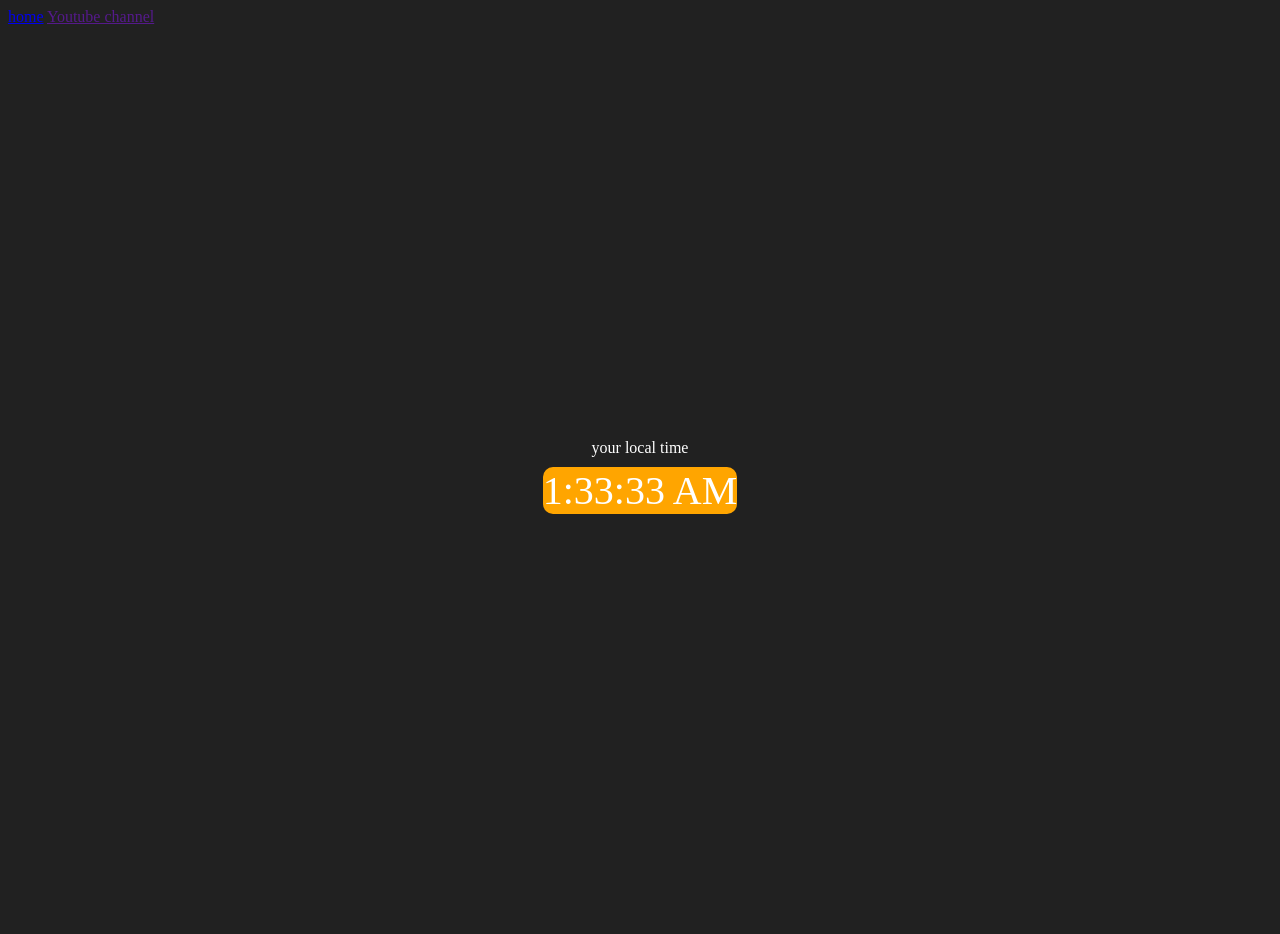
<file: project 3/index.html>
<!DOCTYPE html>
<html lang="en">
<head>
    <meta charset="UTF-8">
    <meta name="viewport" content="width=device-width, initial-scale=1.0">
    <title> you local time set </title>
    <style>
        body{
            background-color: #212121;
            color: #fff;
        }
        .center{
            display: flex;
            height: 100vh;
            justify-content: center;
            align-items: center;
            flex-direction: column;
        }
        #clock{
            font-size: 40px;
            background-color: orange;
            padding: 20px,50px;
            margin-top: 10px;
            border-radius: 10px;
        }
    </style>
    
</head>
<body>
    <nav>
        <a href="/" aria-current="page">home</a>
        <a target="_blank" href="">Youtube channel</a>
    </nav>
    <div class="center">
        <div id="banner">your local time</div>
        <div id="clock"></div>
    </div>
  
<script src="index.js"></script>
</body>
</html>
</file>
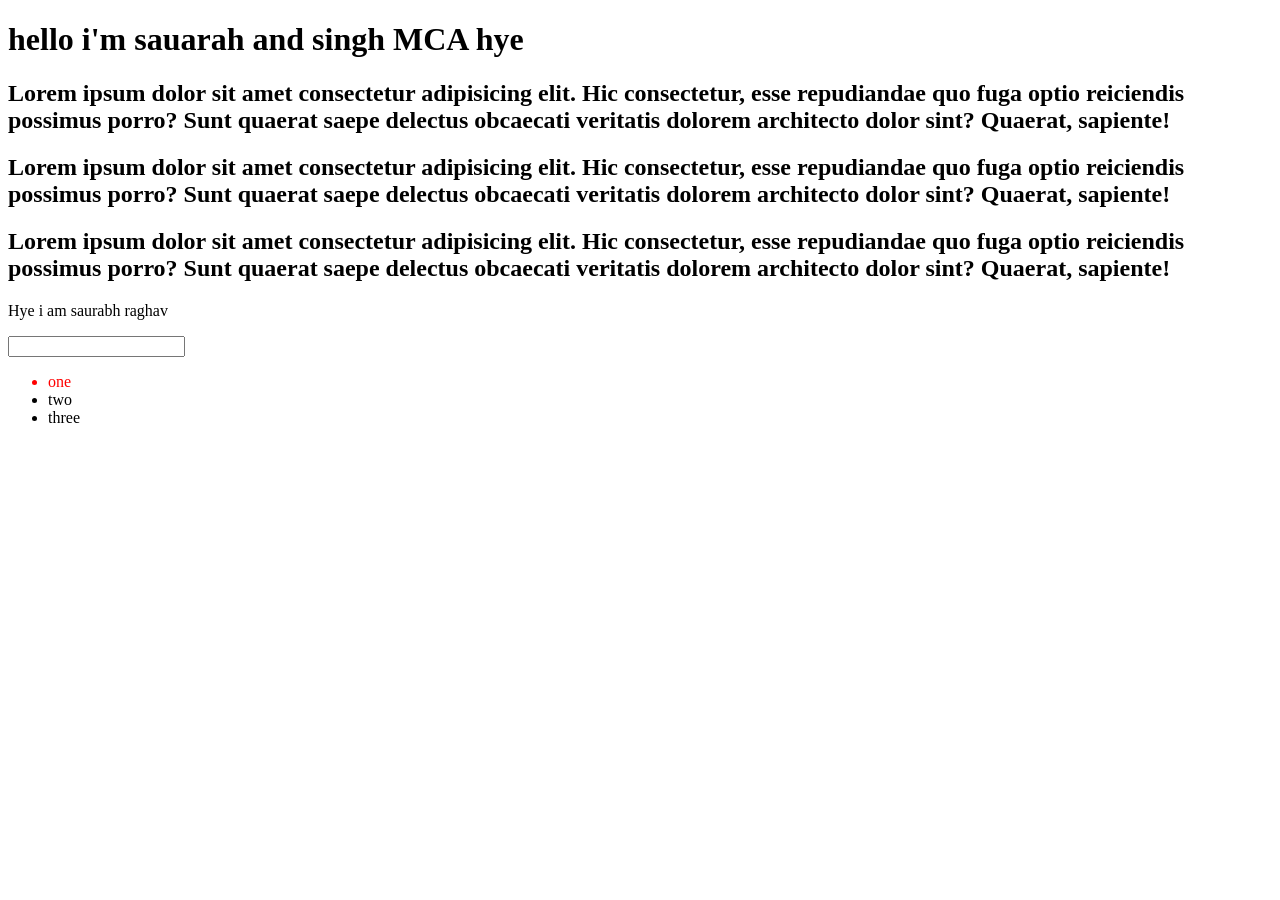
<file: Chai aur Code/06_DOM.js/index.html>
<!DOCTYPE html>
<html lang="en">
<head>
    <meta charset="UTF-8">
    <meta name="viewport" content="width=device-width, initial-scale=1.0">
    <title>DOM</title>
    <style>
       .body{
        background-color: black;
        color: aliceblue;
       }
      
       
    </style>
</head>
<body >
    <div>
        <h1 id="tital" class="handing">hello i'm sauarah<span style="display: nono;"> and singh MCA</span> hye</h1>
        <h2>Lorem ipsum dolor sit amet consectetur adipisicing elit. Hic consectetur, esse repudiandae quo fuga optio reiciendis possimus porro? Sunt quaerat saepe delectus obcaecati veritatis dolorem architecto dolor sint? Quaerat, sapiente!</h2>
        <h2>Lorem ipsum dolor sit amet consectetur adipisicing elit. Hic consectetur, esse repudiandae quo fuga optio reiciendis possimus porro? Sunt quaerat saepe delectus obcaecati veritatis dolorem architecto dolor sint? Quaerat, sapiente!</h2>
        <h2>Lorem ipsum dolor sit amet consectetur adipisicing elit. Hic consectetur, esse repudiandae quo fuga optio reiciendis possimus porro? Sunt quaerat saepe delectus obcaecati veritatis dolorem architecto dolor sint? Quaerat, sapiente!</h2>
        <p>Hye i am saurabh raghav</p>

        <input type="password" name=""id="">
        <ul>
            <li class="itme">one</li>
            <li class="itme">two</li>
            <li class="itme">three</li>
        </ul>
    </div>
    
</body>
<script>
    const id =document.querySelector('id')
    const num=document.querySelectorAll('li')
    console.log(num)
    const arr=Array.from(num)
    arr[0].style.color='red';
    console.log(typeof(arr))
    console.log(arr)
    console.log(id)

    const tital=document.getElementById('tital')
    console.log(tital)
   
    tital.classList.replace('hading', 'test');

    console.log(tital);
    
</script>
</html>
</file>
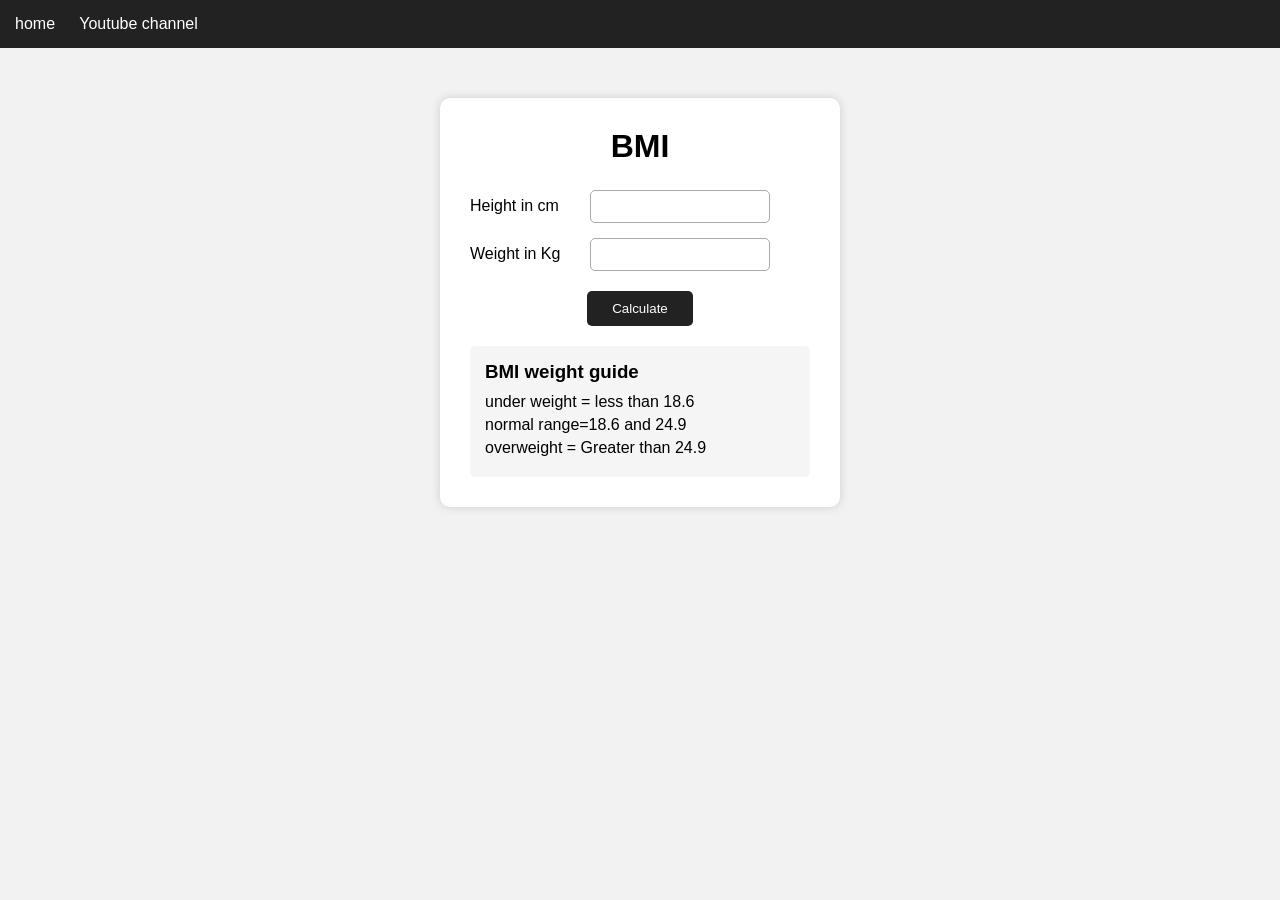
<file: Chai aur Code/project 2/index.html>
<!DOCTYPE html>
<html lang="en">
<head>
    <meta charset="UTF-8">
    <meta name="viewport" content="width=device-width, initial-scale=1.0">
    <title>javaScript  background color  Switcher</title>
    <link rel="stylesheet" href="index.css">
</head>
<body>
    <nav>
        <a href="/" aria-current="page">home</a>
        <a target="_blank" href="">Youtube channel</a>
    </nav>
    <div class="container">
        <h1>BMI</h1>
        <form>
            <p><label>Height in cm</label><input type="text"
                id="height"></p>
            <p><label>Weight in Kg</label><input type="text"
                id="weight"></p>
                <button>Calculate</button>
                <div id="resulte"></div>
                <div id="weight-guide">
                <h3>BMI weight guide</h3>
                <p>under weight = less than 18.6</p>
                <p>normal range=18.6 and 24.9</p>
                <p>overweight = Greater than 24.9</p>
        </form>
    </div>
<script src="index.js"></script>
</body>
</html>
</file>
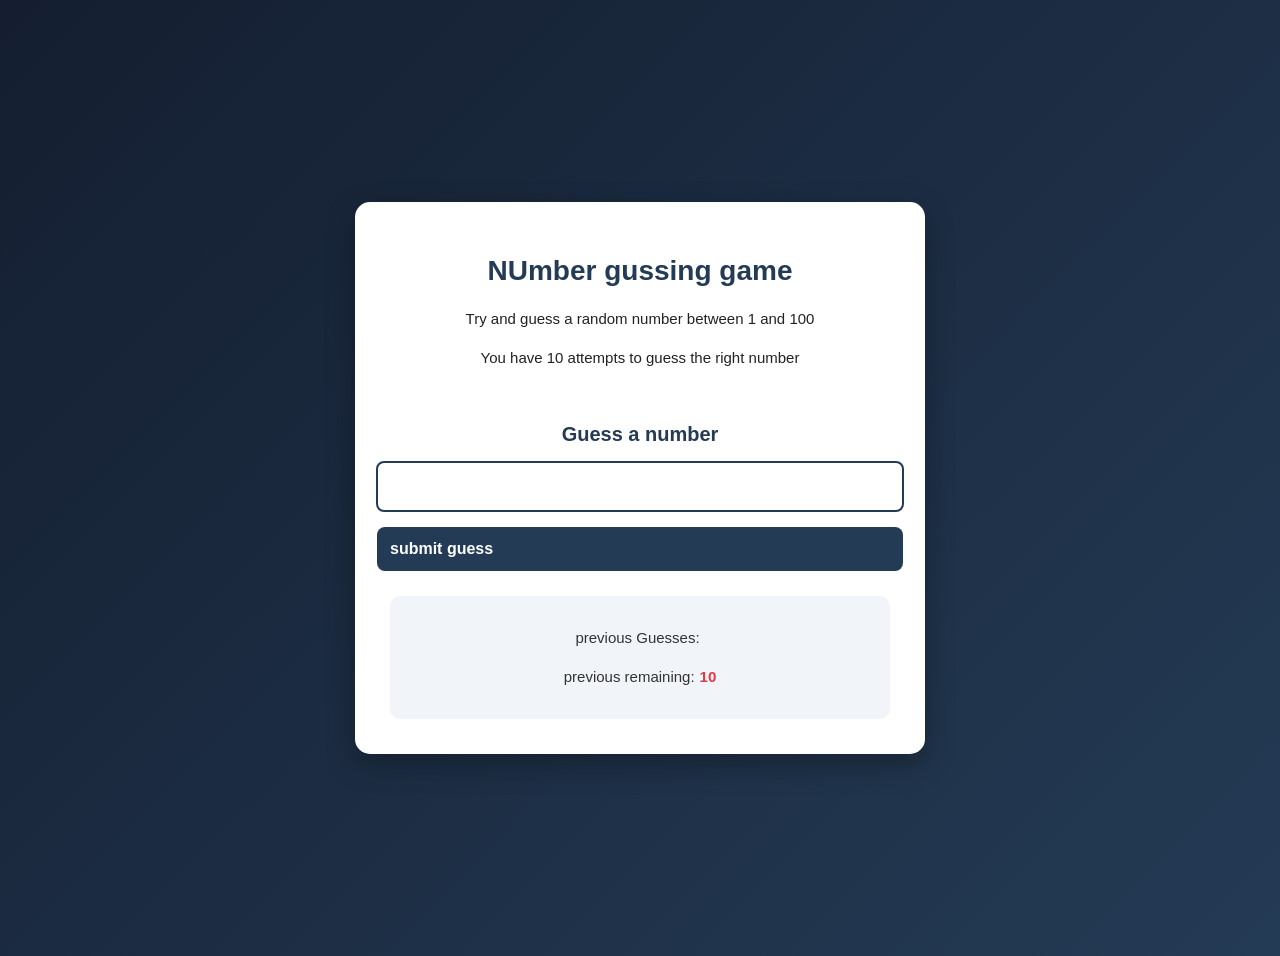
<file: Chai aur Code/project 4/index.html>
<!DOCTYPE html>
<html lang="en">

<head>
    <meta charset="UTF-8">
    <meta name="viewport" content="width=device-width, initial-scale=1.0">
    <title>Guest number</title>
    <style>
        css * {
            margin: 0;
            padding: 0;
            box-sizing: border-box;
        }

        body {
            font-family: Arial, sans-serif;
            background: linear-gradient(135deg, #141e30, #243b55);
            color: white;
            min-height: 100vh;
            display: flex;
            justify-content: center;
            align-items: center;
            padding: 20px;
        }

        #weapper {
            width: 100%;
            max-width: 500px;
            background: #ffffff;
            color: #222;
            padding: 35px;
            border-radius: 15px;
            text-align: center;
            box-shadow: 0 10px 30px rgba(0, 0, 0, 0.3);
        }

        h1 {
            font-size: 28px;
            margin-bottom: 20px;
            color: #243b55;
        }

        p {
            font-size: 15px;
            line-height: 1.6;
            margin-bottom: 10px;
        }

        .form {
            margin-top: 25px;
            display: flex;
            flex-direction: column;
            align-items: center;
            gap: 15px;
        }

        label {
            font-size: 20px;
            font-weight: bold;
            color: #243b55;
        }

        #guessField {
            width: 100%;
            padding: 12px;
            font-size: 20px;
            text-align: center;
            border: 2px solid #243b55;
            border-radius: 8px;
            outline: none;
        }

        #guessField:focus {
            border-color: #007bff;
            box-shadow: 0 0 8px rgba(0, 123, 255, 0.3);
        }

        #subt {
            width: 100%;
            padding: 13px;
            background: #243b55;
            color: white;
            font-size: 16px;
            font-weight: bold;
            border: none;
            border-radius: 8px;
            cursor: pointer;
            transition: 0.3s;
        }

        #subt:hover {
            background: #007bff;
            transform: translateY(-2px);
        }

        .resultParas {
            margin-top: 25px;
            padding: 15px;
            background: #f1f5f9;
            border-radius: 10px;
        }

        .resultParas p {
            margin-bottom: 10px;
            color: #333;
        }

        .guesses {
            color: #007bff;
            font-weight: bold;
            margin-left: 5px;
        }

        .lastResult {
            color: #e63946;
            font-weight: bold;
            margin-left: 5px;
        }

        .lowOrHi {
            font-weight: bold;
            color: #243b55;
            margin-top: 10px;
        }

        @media (max-width: 480px) {
            #weapper {
                padding: 25px 18px;
            }

            h1 {
                font-size: 23px;
            }
        }
        
    </style>

</head>

<body>

    <div id="weapper">
        <h1>NUmber gussing game</h1>
        <p>Try and guess a random number between 1 and 100</p>
        <p>You have 10 attempts to guess the right number</p>
        <br>
        <form class="form">
            <label for="guessField " is="guess">Guess a number</label>
            <input type="text" id="guessField" class="guessField">
            <input type="text" id="subt" value="submit guess" class="guessField">

        </form>
        <div class="resultParas">
            <p>previous Guesses:<span class="guesses"></span></p>
            <p>previous remaining:<span class="lastResult">10</span></p>
            <p class="LowOrHi"></p>
        </div>
    </div>

<script src="index.js"></script>
</body>

</html>
</file>
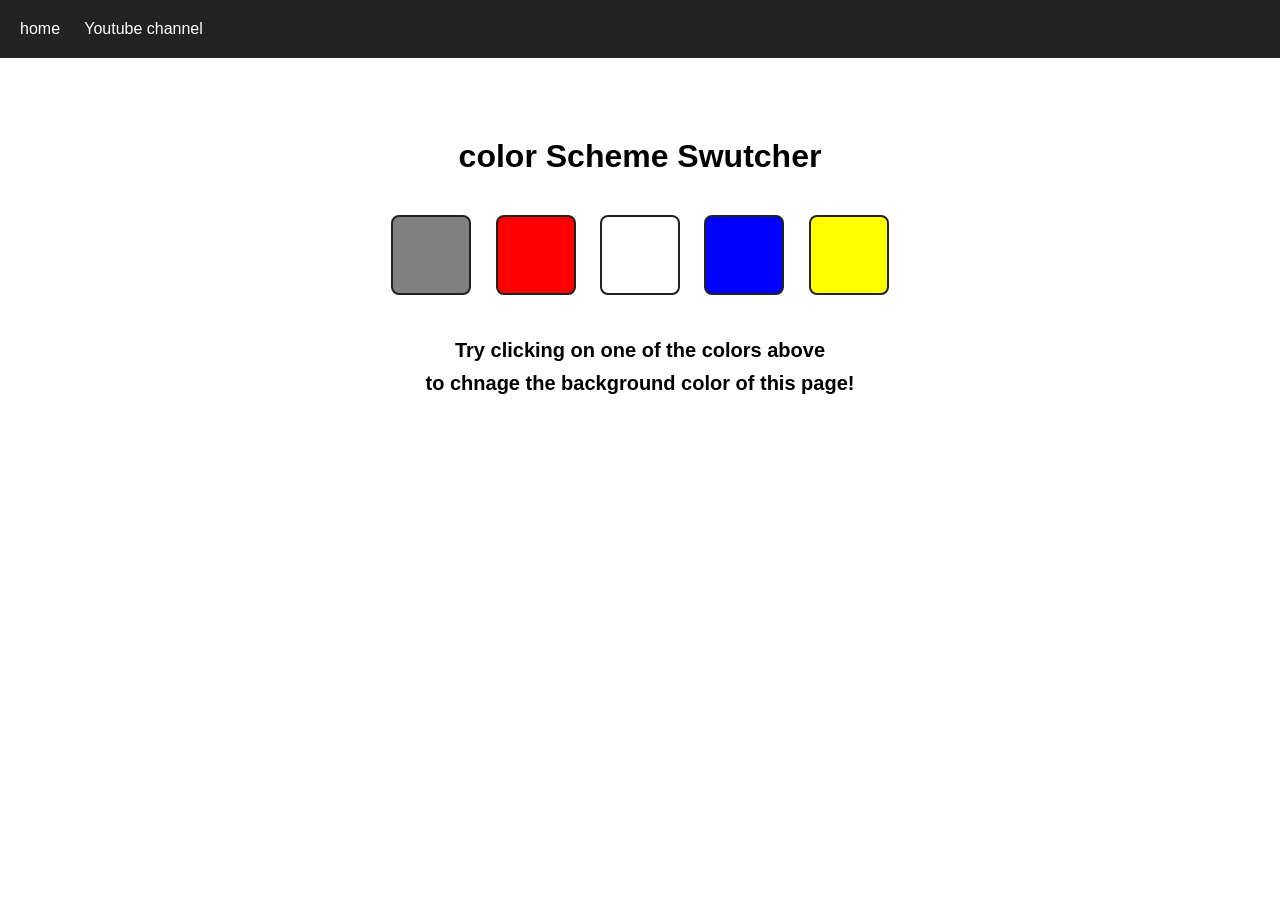
<file: Chai aur Code/project/index.html>
<!DOCTYPE html>
<html lang="en">
<head>
    <meta charset="UTF-8">
    <meta name="viewport" content="width=device-width, initial-scale=1.0">
    <title>javaScript  background color  Switcher</title>
    <link rel="stylesheet" href="index.css">
</head>
<body>
    <nav>
        <a href="/" aria-current="page">home</a>
        <a target="_blank" href="">Youtube channel</a>
    </nav>
    <div class="canvas">
        <h1>color Scheme Swutcher</h1>
        <span class="button" id="grey"></span>
        <span class="button" id="red"></span>
        <span class="button" id="white"></span>
        <span class="button" id="blue"></span>
        <span class="button" id="yellow"></span>
        <h2>
            Try clicking on one of the colors above
            <span>to chnage the background color of this page!</span>
        </h2>
    </div>
    <script src="index.js"></script>
</body>
</html>
</file>
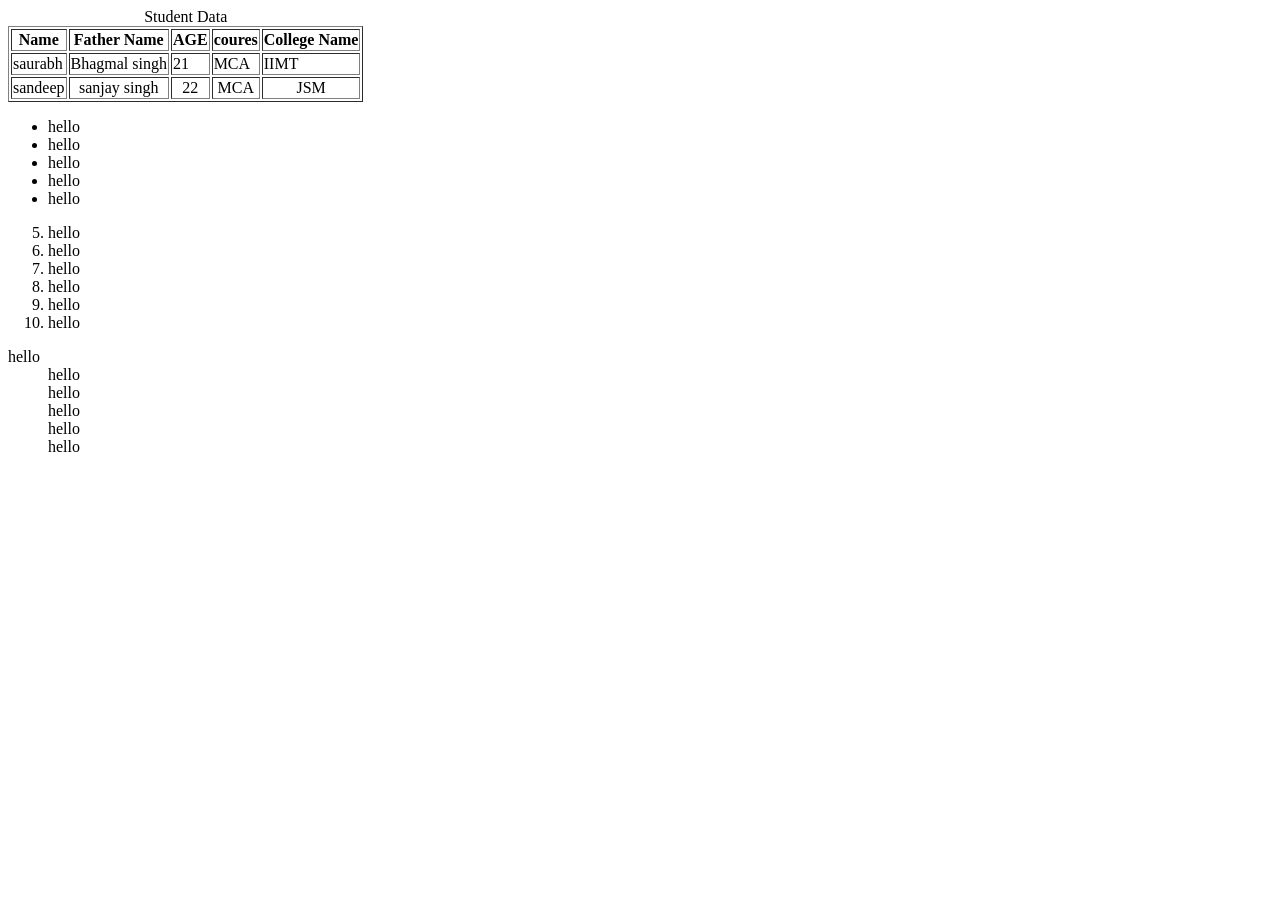
<file: exam.html>
<html>
     <head>
          <title>my page</title>
     </head>
     <body>
          <table border="1">
               <caption>Student Data</caption>
               <tr>
                    <th>Name</th>
                    <th>Father Name</th>
                    <th>AGE</th>
                    <th>coures</th>
                    <th>College Name</th>

               </tr>
               <tr>
               <td>saurabh</td>
                    <td>Bhagmal singh</td>
                    <td>21</td>
                    <td>MCA</td>
                    <td>IIMT</td>
               </tr>
               <tr style= "text-align:center;">
                    <td>sandeep</td>
                    <td>sanjay singh</td>
                    <td>22</td>
                    <td>MCA</td>
                    <td>JSM </td>
               </tr>
          </table>
          <ul>
               <li>hello</li>
               <li>hello</li>
               <li>hello</li>
               <li>hello</li>
               <li>hello</li>
          </ul>
          <ol start="5">
               <li>hello</li>
               <li>hello</li>
               <li>hello</li>
               <li>hello</li>
               <li>hello</li>
               <li>hello</li>
          </ol>
          <dl>
               <dt>hello</dt>
               <dd>hello</dd>
               <dd>hello</dd>
               <dd>hello</dd>
               <dd>hello</dd>
               <dd>hello</dd>
          </dl>
     </body>
</html>
</file>
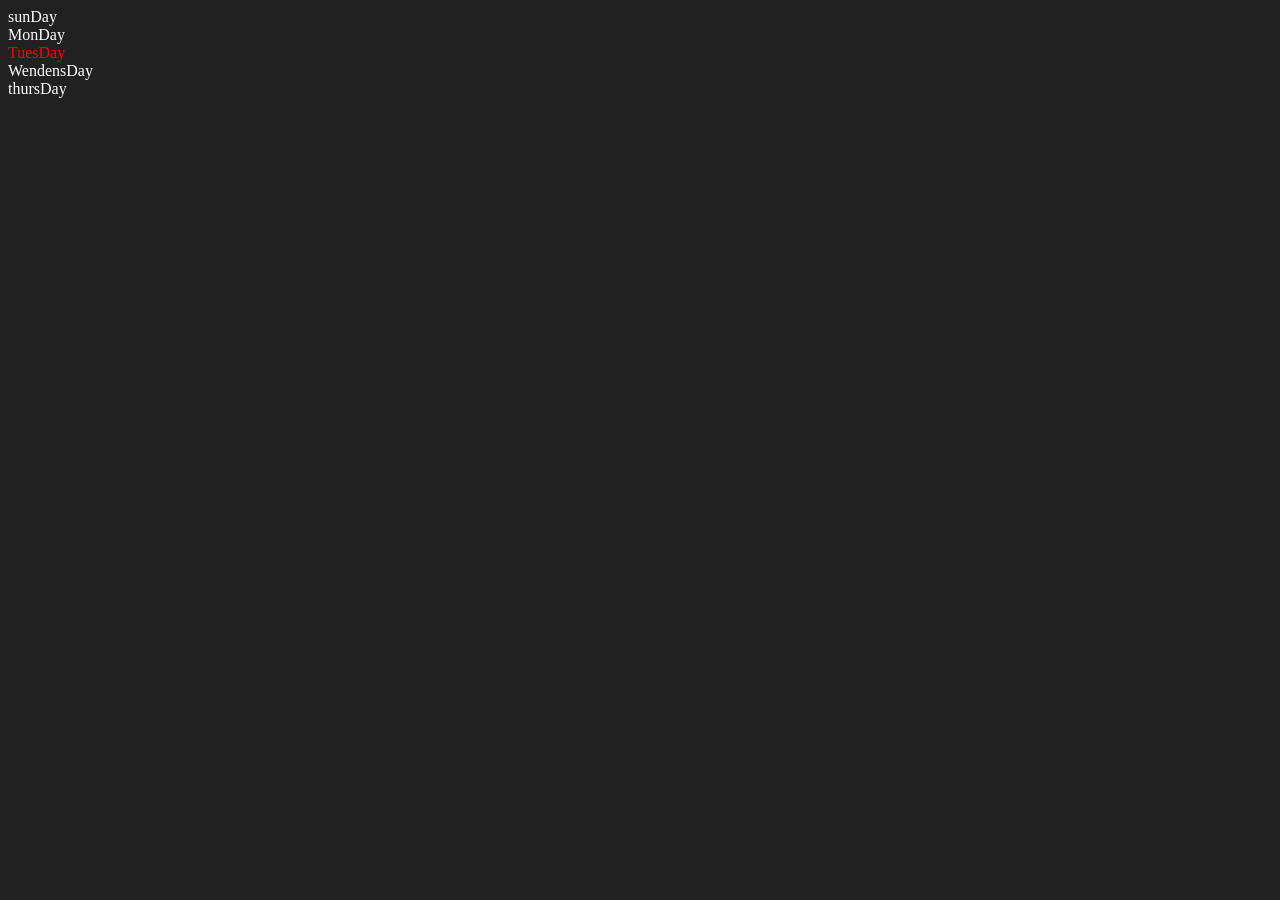
<file: Chai aur Code/06_DOM.js/02_index.html>
<!DOCTYPE html>
<html lang="en">
<head>
    <meta charset="UTF-8">
    <meta name="viewport" content="width=device-width, initial-scale=1.0">
    <title>DOM | second class</title>
    <style>
        body{
            background-color: #212121;
            color: white;
        }
    </style>
</head>
<body>
    <div class="parent">
        <div class="day">sunDay</div>
        <div class="day">MonDay</div>
        <div class="day">TuesDay</div>
        <div class="day">WendensDay</div>
        <div class="day">thursDay</div>
    </div>
    
</body>
<script>
    const parent=document.querySelector('.parent')
    // console.log(parent);
    // console.log(parent.children);
    // console.log(parent.children[1].innerHTML);

    for (let i=0;i<parent.children.length;i++){
        console.log(parent.children[i].innerHTML);
        
    }
    parent.children[2].style.color='red'
    console.log(parent.lastElementChild)
    console.log(parent.firstElementChild)

    const days=document.querySelector('.day')
    
    console.log(days.nextElementSibling);
    console.log(parent.childNodes);
    
    
   
</script>
</html>
</file>
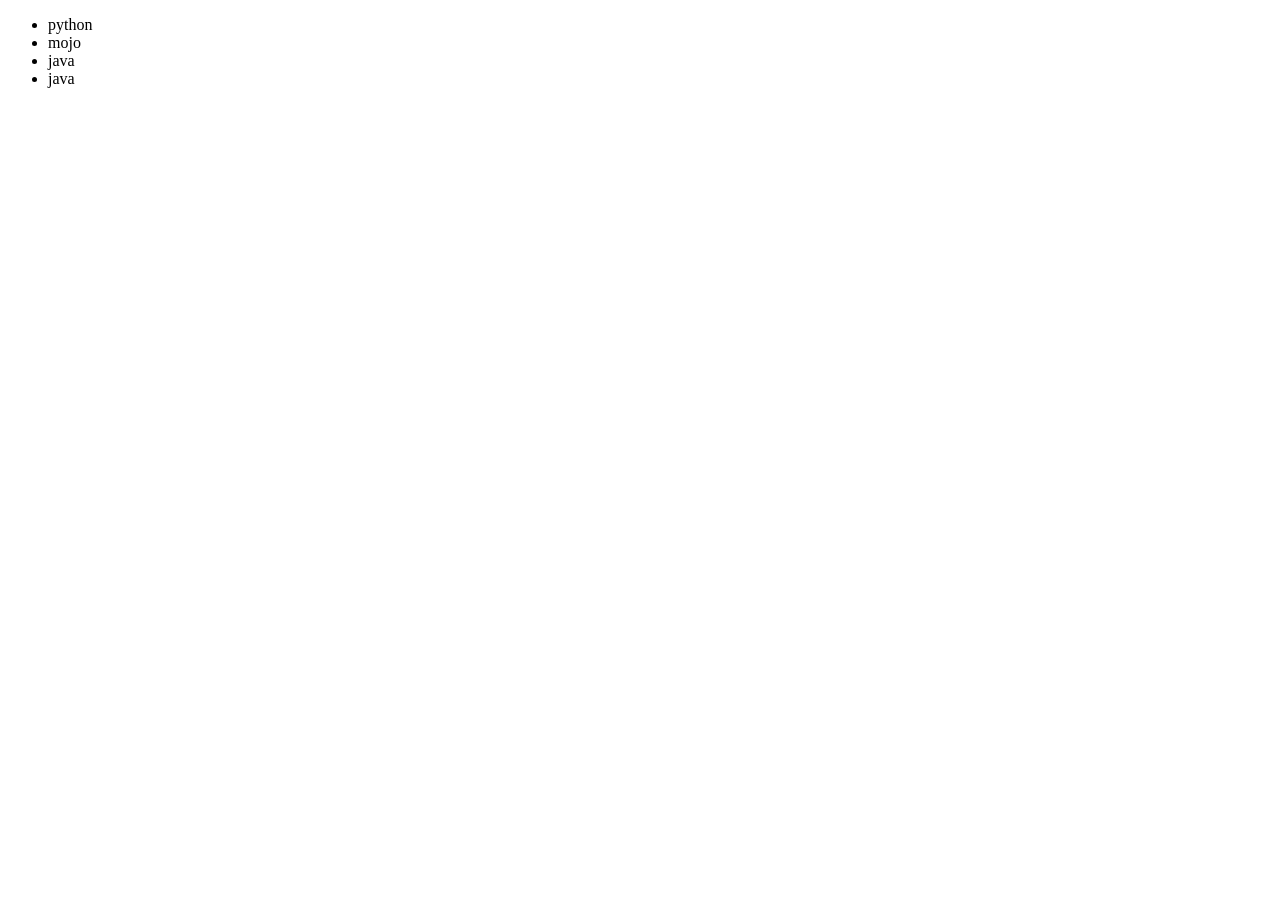
<file: Chai aur Code/06_DOM.js/04_html.html>
<!DOCTYPE html>
<html lang="en">
<head>
    <meta charset="UTF-8">
    <meta name="viewport" content="width=device-width, initial-scale=1.0">
    <title>chai our code DOM </title>
</head>
<body>
   
        <ul class="language">
            <li>python</li>
        </ul>
    
    
</body>
<script>
    function addLanagues(lageName){
        const li=document.createElement('li')
        li.innerHTML=`${lageName}`
        document.querySelector('.language').appendChild(li)


    }
    addLanagues("java")
    addLanagues("java")
    addLanagues("java")

    function addOptiLanguage(lanName){ // big project 
       const li=document.createElement('li')
       li.appendChild(document.createTextNode(lanName))
       document.querySelector('.language').appendChild(li)


    }
    addOptiLanguage("hello")

    // Edit 
    const secolan=document.querySelector("li:nth-child(2)")
    const li=document.createElement('li')
    li.textContent="mojo"
    secolan.replaceWith(li)
    // remove
    const lange=document.querySelector('li:last-child')
    lange.remove()
</script>
</html>
</file>
<file: Chai aur Code/project 2/index.css>
* {
    margin: 0;
    padding: 0;
    box-sizing: border-box;
}

body {
    font-family: Arial, sans-serif;
    background-color: #f2f2f2;
}

nav {
    background-color: #222;
    padding: 15px;
}

nav a {
    color: white;
    text-decoration: none;
    margin-right: 20px;
}

.container {
    width: 400px;
    margin: 50px auto;
    padding: 30px;
    background-color: white;
    border-radius: 10px;
    box-shadow: 0 0 10px #ccc;
}

h1 {
    text-align: center;
    margin-bottom: 25px;
}

form p {
    margin-bottom: 15px;
}

label {
    display: inline-block;
    width: 120px;
}

input {
    width: 180px;
    padding: 8px;
    border: 1px solid #aaa;
    border-radius: 5px;
}

button {
    display: block;
    margin: 20px auto;
    padding: 10px 25px;
    border: none;
    border-radius: 5px;
    background-color: #222;
    color: white;
    cursor: pointer;
}

button:hover {
    background-color: #444;
}

#resulte {
    text-align: center;
    font-size: 20px;
    font-weight: bold;
    margin: 20px 0;
}

#weight-guide {
    margin-top: 20px;
    padding: 15px;
    background-color: #f5f5f5;
    border-radius: 5px;
}

#weight-guide h3 {
    margin-bottom: 10px;
}

#weight-guide p {
    margin: 5px 0;
}
</file>
<file: Chai aur Code/project/index.css>
* {
    margin: 0;
    padding: 0;
    box-sizing: border-box;
}

body {
    font-family: Arial, sans-serif;
    background-color: #fff;
}

nav {
    padding: 20px;
    background-color: #222;
}

nav a {
    color: white;
    text-decoration: none;
    margin-right: 20px;
}

.canvas {
    text-align: center;
    margin-top: 80px;
}

.canvas h1 {
    margin-bottom: 30px;
}

.button {
    display: inline-block;
    width: 80px;
    height: 80px;
    border: 2px solid #222;
    border-radius: 8px;
    margin: 10px;
    cursor: pointer;
}

/* Color boxes */
#grey {
    background-color: grey;
}

#red {
    background-color: red;
}

#white {
    background-color: white;
}

#blue {
    background-color: blue;
}

#yellow {
    background-color: yellow;
}

.canvas h2 {
    margin-top: 30px;
    font-size: 20px;
}

.canvas h2 span {
    display: block;
    margin-top: 10px;
}
</file>
